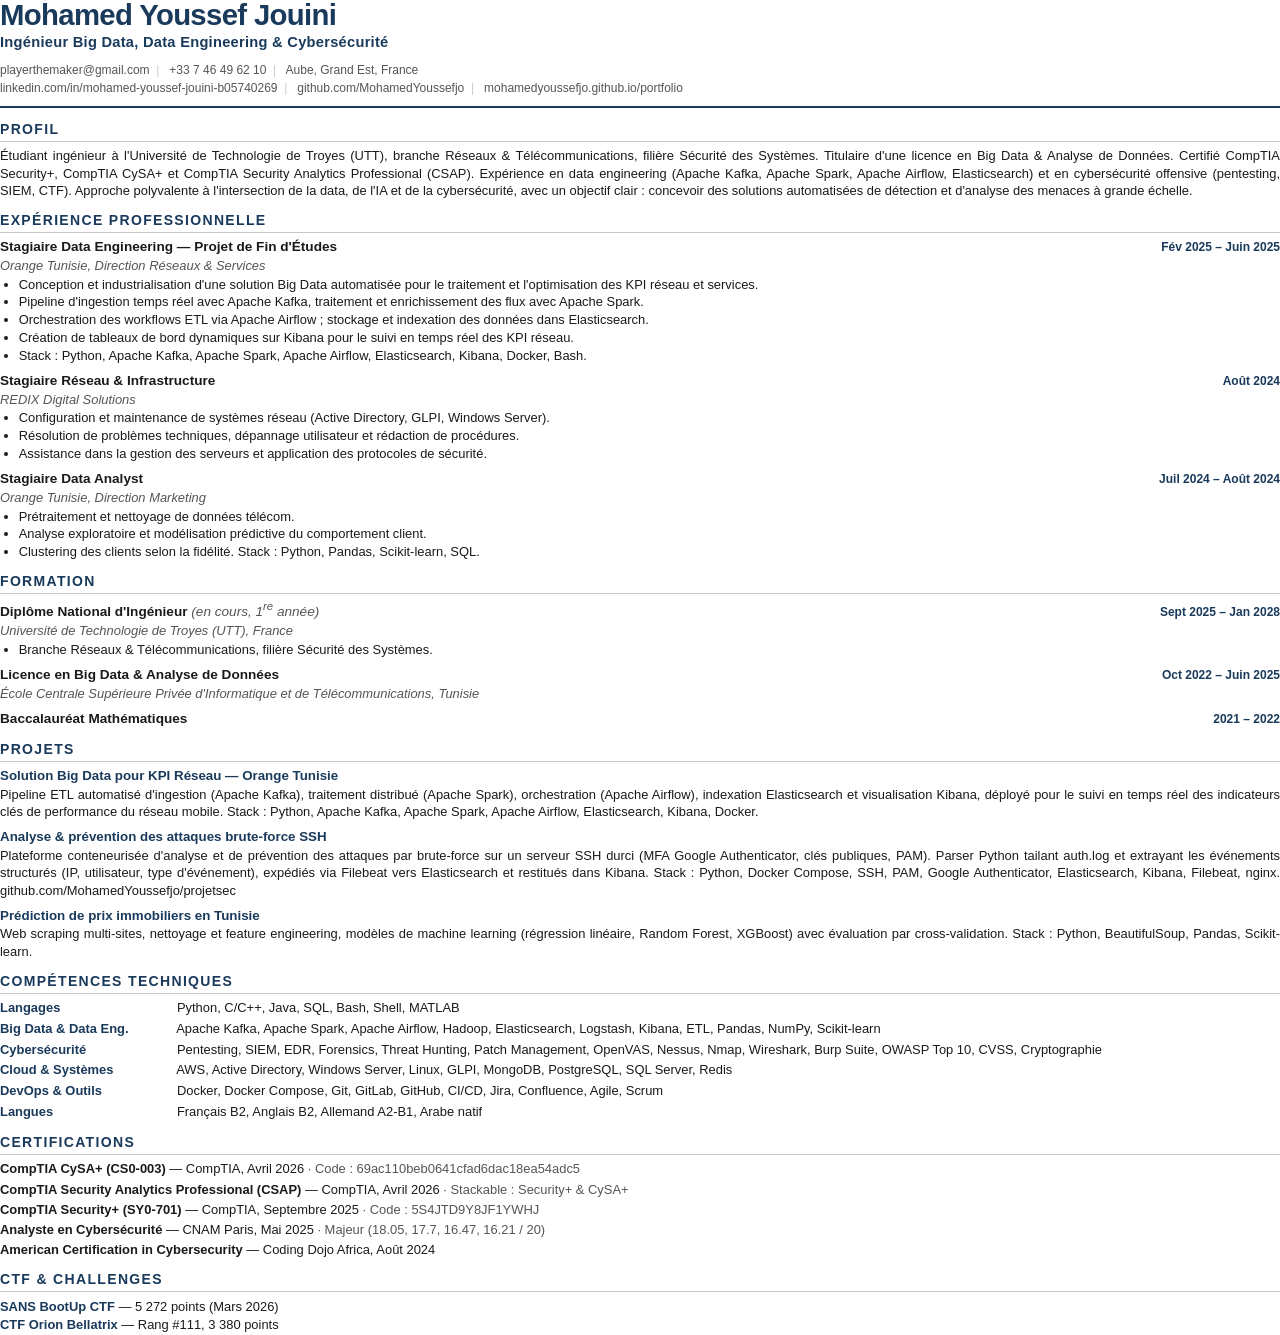
<file: cv-ats.html>
<!DOCTYPE html>
<html lang="fr">
<head>
<meta charset="UTF-8">
<title>CV — Mohamed Youssef Jouini</title>
<style>
  * { margin: 0; padding: 0; box-sizing: border-box; }

  @page { size: A4; margin: 12mm 14mm; }

  :root {
    --navy: #1a3a5c;
    --gray: #555;
    --line: #c8c8c8;
  }

  body {
    font-family: "Calibri", "Carlito", Arial, Helvetica, sans-serif;
    color: #1a1a1a;
    background: #fff;
    font-size: 9.7pt;
    line-height: 1.32;
  }

  /* ─── Header ─────────────────────────────────────────────── */
  .header {
    border-bottom: 2px solid var(--navy);
    padding-bottom: 7pt;
    margin-bottom: 9pt;
  }
  .name {
    font-size: 22pt;
    font-weight: 700;
    color: var(--navy);
    letter-spacing: -0.5pt;
    line-height: 1;
  }
  .role-title {
    font-size: 11pt;
    color: var(--navy);
    margin-top: 3pt;
    font-weight: 600;
    letter-spacing: 0.2pt;
  }
  .contact {
    margin-top: 6pt;
    font-size: 9pt;
    color: var(--gray);
    line-height: 1.5;
  }
  .contact a { color: var(--gray); text-decoration: none; }
  .contact .sep { color: var(--line); margin: 0 5pt; }

  /* ─── Section heading ────────────────────────────────────── */
  h2 {
    font-size: 10.5pt;
    font-weight: 700;
    color: var(--navy);
    text-transform: uppercase;
    letter-spacing: 1pt;
    border-bottom: 1px solid var(--line);
    padding-bottom: 2pt;
    margin: 9pt 0 4pt;
  }

  /* ─── Profile paragraph ──────────────────────────────────── */
  .profile { text-align: justify; }

  /* ─── Entry blocks (experience, formation, projects) ─────── */
  .entry { margin-bottom: 6pt; }
  .entry-head {
    display: flex;
    justify-content: space-between;
    align-items: baseline;
    margin-bottom: 1pt;
  }
  .role {
    font-size: 10.2pt;
    font-weight: 700;
    color: #1a1a1a;
  }
  .date {
    font-size: 9pt;
    color: var(--navy);
    font-weight: 600;
    white-space: nowrap;
  }
  .org {
    font-size: 9.7pt;
    font-style: italic;
    color: var(--gray);
    margin-bottom: 1pt;
  }
  ul { margin: 1pt 0 0 14pt; }
  li { margin-bottom: 0.5pt; }

  /* ─── Skills block ───────────────────────────────────────── */
  .skill-row {
    margin-bottom: 2pt;
    line-height: 1.4;
  }
  .skill-row b {
    color: var(--navy);
    display: inline-block;
    min-width: 130pt;
  }

  /* ─── Certifications & projects list ─────────────────────── */
  .cert-row {
    margin-bottom: 2pt;
    line-height: 1.35;
  }
  .cert-row b { color: #1a1a1a; }
  .cert-row .meta { color: var(--gray); }

  .proj-name {
    font-weight: 700;
    color: var(--navy);
    font-size: 10pt;
  }
  .proj-desc {
    text-align: justify;
    margin-top: 1pt;
  }

  .ctf-row {
    margin-bottom: 1pt;
  }
  .ctf-row b { color: var(--navy); }
</style>
</head>
<body>

<!-- ═══════════════ HEADER ═══════════════ -->
<div class="header">
  <div class="name">Mohamed Youssef Jouini</div>
  <div class="role-title">Ing&eacute;nieur Big Data, Data Engineering &amp; Cybers&eacute;curit&eacute;</div>
  <div class="contact">
    playerthemaker@gmail.com<span class="sep">|</span>
    +33 7 46 49 62 10<span class="sep">|</span>
    Aube, Grand Est, France<br>
    linkedin.com/in/mohamed-youssef-jouini-b05740269<span class="sep">|</span>
    github.com/MohamedYoussefjo<span class="sep">|</span>
    mohamedyoussefjo.github.io/portfolio
  </div>
</div>

<!-- ═══════════════ PROFIL ═══════════════ -->
<h2>Profil</h2>
<p class="profile">
&Eacute;tudiant ing&eacute;nieur &agrave; l'Universit&eacute; de Technologie de Troyes (UTT), branche R&eacute;seaux &amp; T&eacute;l&eacute;communications, fili&egrave;re S&eacute;curit&eacute; des Syst&egrave;mes. Titulaire d'une licence en Big Data &amp; Analyse de Donn&eacute;es. Certifi&eacute; CompTIA Security+, CompTIA CySA+ et CompTIA Security Analytics Professional (CSAP). Exp&eacute;rience en data engineering (Apache Kafka, Apache Spark, Apache Airflow, Elasticsearch) et en cybers&eacute;curit&eacute; offensive (pentesting, SIEM, CTF). Approche polyvalente &agrave; l'intersection de la data, de l'IA et de la cybers&eacute;curit&eacute;, avec un objectif clair&nbsp;: concevoir des solutions automatis&eacute;es de d&eacute;tection et d'analyse des menaces &agrave; grande &eacute;chelle.
</p>

<!-- ═══════════════ EXPERIENCE ═══════════════ -->
<h2>Exp&eacute;rience Professionnelle</h2>

<div class="entry">
  <div class="entry-head">
    <span class="role">Stagiaire Data Engineering — Projet de Fin d'&Eacute;tudes</span>
    <span class="date">F&eacute;v 2025 – Juin 2025</span>
  </div>
  <div class="org">Orange Tunisie, Direction R&eacute;seaux &amp; Services</div>
  <ul>
    <li>Conception et industrialisation d'une solution Big Data automatis&eacute;e pour le traitement et l'optimisation des KPI r&eacute;seau et services.</li>
    <li>Pipeline d'ingestion temps r&eacute;el avec Apache Kafka, traitement et enrichissement des flux avec Apache Spark.</li>
    <li>Orchestration des workflows ETL via Apache Airflow ; stockage et indexation des donn&eacute;es dans Elasticsearch.</li>
    <li>Cr&eacute;ation de tableaux de bord dynamiques sur Kibana pour le suivi en temps r&eacute;el des KPI r&eacute;seau.</li>
    <li>Stack : Python, Apache Kafka, Apache Spark, Apache Airflow, Elasticsearch, Kibana, Docker, Bash.</li>
  </ul>
</div>

<div class="entry">
  <div class="entry-head">
    <span class="role">Stagiaire R&eacute;seau &amp; Infrastructure</span>
    <span class="date">Ao&ucirc;t 2024</span>
  </div>
  <div class="org">REDIX Digital Solutions</div>
  <ul>
    <li>Configuration et maintenance de syst&egrave;mes r&eacute;seau (Active Directory, GLPI, Windows Server).</li>
    <li>R&eacute;solution de probl&egrave;mes techniques, d&eacute;pannage utilisateur et r&eacute;daction de proc&eacute;dures.</li>
    <li>Assistance dans la gestion des serveurs et application des protocoles de s&eacute;curit&eacute;.</li>
  </ul>
</div>

<div class="entry">
  <div class="entry-head">
    <span class="role">Stagiaire Data Analyst</span>
    <span class="date">Juil 2024 – Ao&ucirc;t 2024</span>
  </div>
  <div class="org">Orange Tunisie, Direction Marketing</div>
  <ul>
    <li>Pr&eacute;traitement et nettoyage de donn&eacute;es t&eacute;l&eacute;com.</li>
    <li>Analyse exploratoire et mod&eacute;lisation pr&eacute;dictive du comportement client.</li>
    <li>Clustering des clients selon la fid&eacute;lit&eacute;. Stack : Python, Pandas, Scikit-learn, SQL.</li>
  </ul>
</div>

<!-- ═══════════════ FORMATION ═══════════════ -->
<h2>Formation</h2>

<div class="entry">
  <div class="entry-head">
    <span class="role">Dipl&ocirc;me National d'Ing&eacute;nieur <span style="color:var(--gray);font-weight:500;font-style:italic">(en cours, 1<sup>re</sup> ann&eacute;e)</span></span>
    <span class="date">Sept 2025 – Jan 2028</span>
  </div>
  <div class="org">Universit&eacute; de Technologie de Troyes (UTT), France</div>
  <ul>
    <li>Branche R&eacute;seaux &amp; T&eacute;l&eacute;communications, fili&egrave;re S&eacute;curit&eacute; des Syst&egrave;mes.</li>
  </ul>
</div>

<div class="entry">
  <div class="entry-head">
    <span class="role">Licence en Big Data &amp; Analyse de Donn&eacute;es</span>
    <span class="date">Oct 2022 – Juin 2025</span>
  </div>
  <div class="org">&Eacute;cole Centrale Sup&eacute;rieure Priv&eacute;e d'Informatique et de T&eacute;l&eacute;communications, Tunisie</div>
</div>

<div class="entry">
  <div class="entry-head">
    <span class="role">Baccalaur&eacute;at Math&eacute;matiques</span>
    <span class="date">2021 – 2022</span>
  </div>
</div>

<!-- ═══════════════ PROJETS ═══════════════ -->
<h2>Projets</h2>

<div class="entry">
  <div class="proj-name">Solution Big Data pour KPI R&eacute;seau — Orange Tunisie</div>
  <div class="proj-desc">Pipeline ETL automatis&eacute; d'ingestion (Apache Kafka), traitement distribu&eacute; (Apache Spark), orchestration (Apache Airflow), indexation Elasticsearch et visualisation Kibana, d&eacute;ploy&eacute; pour le suivi en temps r&eacute;el des indicateurs cl&eacute;s de performance du r&eacute;seau mobile. Stack : Python, Apache Kafka, Apache Spark, Apache Airflow, Elasticsearch, Kibana, Docker.</div>
</div>

<div class="entry">
  <div class="proj-name">Analyse &amp; pr&eacute;vention des attaques brute-force SSH</div>
  <div class="proj-desc">Plateforme conteneuris&eacute;e d'analyse et de pr&eacute;vention des attaques par brute-force sur un serveur SSH durci (MFA Google Authenticator, cl&eacute;s publiques, PAM). Parser Python tailant auth.log et extrayant les &eacute;v&eacute;nements structur&eacute;s (IP, utilisateur, type d'&eacute;v&eacute;nement), exp&eacute;di&eacute;s via Filebeat vers Elasticsearch et restitu&eacute;s dans Kibana. Stack : Python, Docker Compose, SSH, PAM, Google Authenticator, Elasticsearch, Kibana, Filebeat, nginx. github.com/MohamedYoussefjo/projetsec</div>
</div>

<div class="entry">
  <div class="proj-name">Pr&eacute;diction de prix immobiliers en Tunisie</div>
  <div class="proj-desc">Web scraping multi-sites, nettoyage et feature engineering, mod&egrave;les de machine learning (r&eacute;gression lin&eacute;aire, Random Forest, XGBoost) avec &eacute;valuation par cross-validation. Stack : Python, BeautifulSoup, Pandas, Scikit-learn.</div>
</div>

<!-- ═══════════════ COMPETENCES ═══════════════ -->
<h2>Comp&eacute;tences Techniques</h2>
<div class="skill-row"><b>Langages</b> Python, C/C++, Java, SQL, Bash, Shell, MATLAB</div>
<div class="skill-row"><b>Big Data &amp; Data Eng.</b> Apache Kafka, Apache Spark, Apache Airflow, Hadoop, Elasticsearch, Logstash, Kibana, ETL, Pandas, NumPy, Scikit-learn</div>
<div class="skill-row"><b>Cybers&eacute;curit&eacute;</b> Pentesting, SIEM, EDR, Forensics, Threat Hunting, Patch Management, OpenVAS, Nessus, Nmap, Wireshark, Burp Suite, OWASP Top 10, CVSS, Cryptographie</div>
<div class="skill-row"><b>Cloud &amp; Syst&egrave;mes</b> AWS, Active Directory, Windows Server, Linux, GLPI, MongoDB, PostgreSQL, SQL Server, Redis</div>
<div class="skill-row"><b>DevOps &amp; Outils</b> Docker, Docker Compose, Git, GitLab, GitHub, CI/CD, Jira, Confluence, Agile, Scrum</div>
<div class="skill-row"><b>Langues</b> Fran&ccedil;ais B2, Anglais B2, Allemand A2-B1, Arabe natif</div>

<!-- ═══════════════ CERTIFICATIONS ═══════════════ -->
<h2>Certifications</h2>
<div class="cert-row"><b>CompTIA CySA+ (CS0-003)</b> — CompTIA, Avril 2026<span class="meta"> · Code : 69ac110beb0641cfad6dac18ea54adc5</span></div>
<div class="cert-row"><b>CompTIA Security Analytics Professional (CSAP)</b> — CompTIA, Avril 2026<span class="meta"> · Stackable : Security+ &amp; CySA+</span></div>
<div class="cert-row"><b>CompTIA Security+ (SY0-701)</b> — CompTIA, Septembre 2025<span class="meta"> · Code : 5S4JTD9Y8JF1YWHJ</span></div>
<div class="cert-row"><b>Analyste en Cybers&eacute;curit&eacute;</b> — CNAM Paris, Mai 2025<span class="meta"> · Majeur (18.05, 17.7, 16.47, 16.21 / 20)</span></div>
<div class="cert-row"><b>American Certification in Cybersecurity</b> — Coding Dojo Africa, Ao&ucirc;t 2024</div>

<!-- ═══════════════ CTF ═══════════════ -->
<h2>CTF &amp; Challenges</h2>
<div class="ctf-row"><b>SANS BootUp CTF</b> — 5 272 points (Mars 2026)</div>
<div class="ctf-row"><b>CTF Orion Bellatrix</b> — Rang #111, 3 380 points</div>

</body>
</html>
</file>
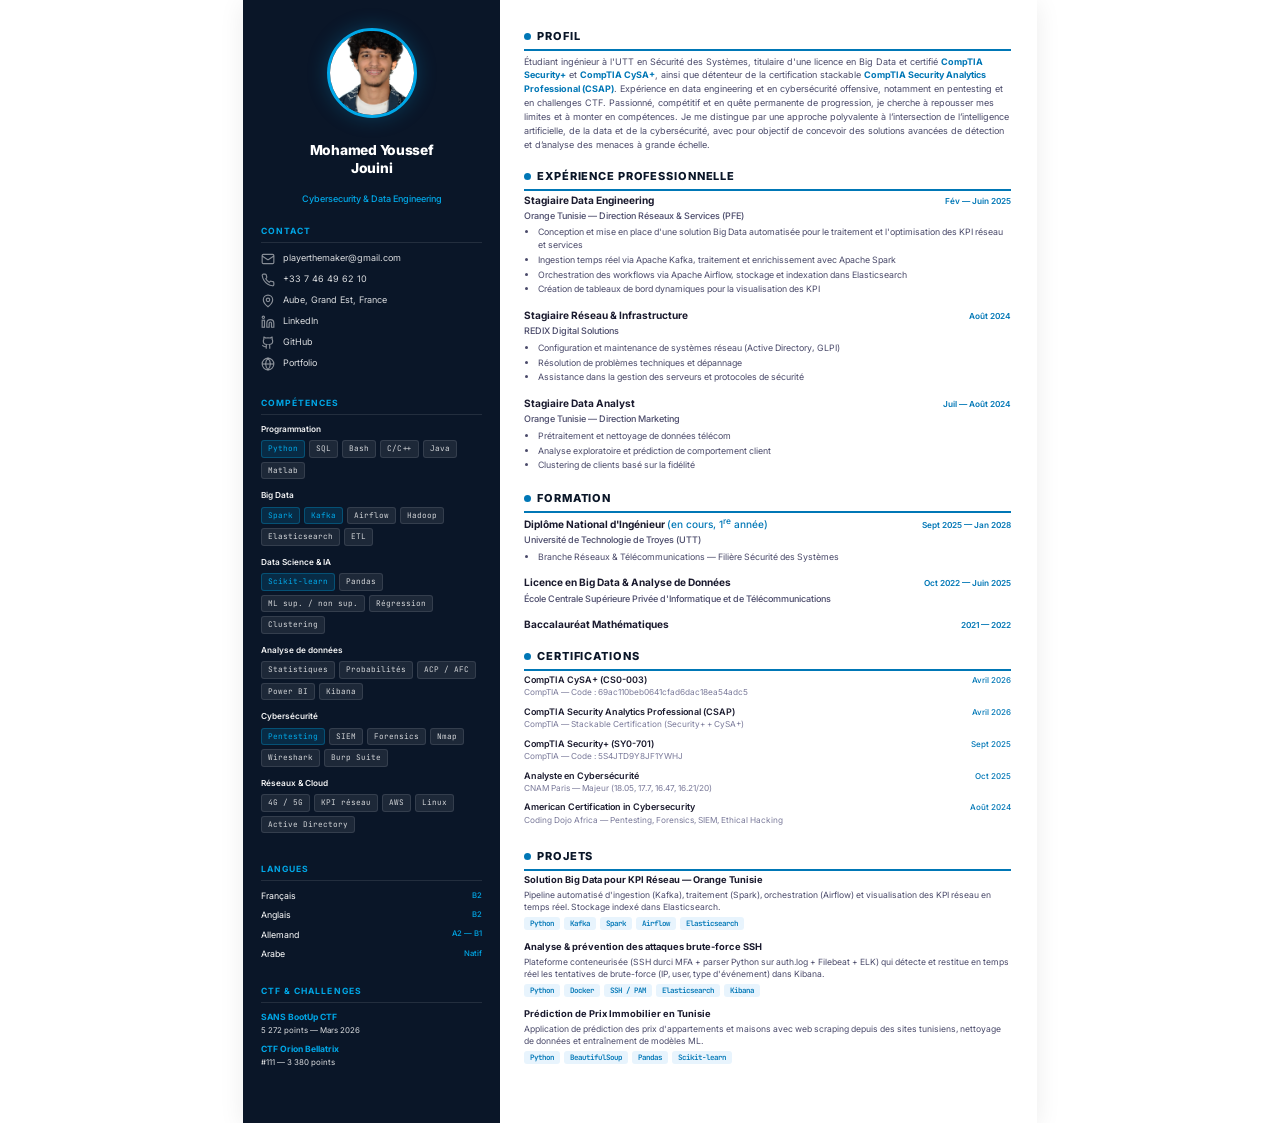
<file: cv.html>
<!DOCTYPE html>
<html lang="fr">
<head>
  <meta charset="UTF-8" />
  <meta name="viewport" content="width=device-width, initial-scale=1.0" />
  <title>CV — Mohamed Youssef Jouini</title>
  <link rel="preconnect" href="https://fonts.googleapis.com" />
  <link rel="preconnect" href="https://fonts.gstatic.com" crossorigin />
  <link href="https://fonts.googleapis.com/css2?family=Inter:wght@300;400;500;600;700;800&family=JetBrains+Mono:wght@400;500&display=swap" rel="stylesheet" />
  <style>
    /* ============================================================
       RESET & BASE
       ============================================================ */
    *, *::before, *::after { margin: 0; padding: 0; box-sizing: border-box; }

    :root {
      --primary: #0a1628;
      --accent: #0077b6;
      --accent-light: #00a8e8;
      --accent-bg: #e8f4fd;
      --text: #1a1a2e;
      --text-secondary: #4a4a6a;
      --text-muted: #7a7a9a;
      --border: #e0e4ec;
      --bg-sidebar: #0a1628;
      --bg-white: #ffffff;
      --bg-light: #f7f8fb;
    }

    html { font-size: 11px; }

    body {
      font-family: 'Inter', -apple-system, BlinkMacSystemFont, sans-serif;
      color: var(--text);
      background: var(--bg-white);
      line-height: 1.5;
      -webkit-font-smoothing: antialiased;
    }

    /* ============================================================
       PAGE LAYOUT — Two-column
       ============================================================ */
    .cv-page {
      width: 210mm;
      min-height: 297mm;
      margin: 0 auto;
      display: grid;
      grid-template-columns: 68mm 1fr;
      background: var(--bg-white);
      box-shadow: 0 4px 24px rgba(0,0,0,0.08);
    }

    /* ============================================================
       LEFT SIDEBAR
       ============================================================ */
    .sidebar {
      background: var(--bg-sidebar);
      color: #ffffff;
      padding: 28px 18px 24px;
      display: flex;
      flex-direction: column;
      gap: 20px;
    }

    /* Photo */
    .photo-wrapper {
      width: 90px;
      height: 90px;
      margin: 0 auto 4px;
      border-radius: 50%;
      overflow: hidden;
      border: 3px solid var(--accent-light);
      box-shadow: 0 0 20px rgba(0, 168, 232, 0.25);
    }

    .photo-wrapper img {
      width: 100%;
      height: 100%;
      object-fit: cover;
    }

    .sidebar-name {
      text-align: center;
      font-size: 1.25rem;
      font-weight: 800;
      letter-spacing: -0.02em;
      line-height: 1.3;
    }

    .sidebar-title {
      text-align: center;
      font-size: 0.82rem;
      color: var(--accent-light);
      font-weight: 500;
      margin-top: -6px;
    }

    /* Sidebar sections */
    .sb-section { }

    .sb-heading {
      font-size: 0.78rem;
      font-weight: 700;
      text-transform: uppercase;
      letter-spacing: 0.12em;
      color: var(--accent-light);
      margin-bottom: 8px;
      padding-bottom: 4px;
      border-bottom: 1px solid rgba(255,255,255,0.1);
    }

    .sb-item {
      display: flex;
      align-items: flex-start;
      gap: 8px;
      margin-bottom: 6px;
      font-size: 0.82rem;
      color: rgba(255,255,255,0.85);
      line-height: 1.45;
    }

    .sb-item .icon {
      flex-shrink: 0;
      width: 14px;
      height: 14px;
      margin-top: 1px;
      opacity: 0.6;
    }

    .sb-item a {
      color: rgba(255,255,255,0.85);
      text-decoration: none;
    }

    .sb-item a:hover { color: var(--accent-light); }

    /* Skills in sidebar */
    .skill-group { margin-bottom: 10px; }

    .skill-group-title {
      font-size: 0.75rem;
      font-weight: 600;
      color: rgba(255,255,255,0.95);
      margin-bottom: 5px;
    }

    .skill-tags {
      display: flex;
      flex-wrap: wrap;
      gap: 4px;
    }

    .skill-tag {
      background: rgba(255,255,255,0.08);
      border: 1px solid rgba(255,255,255,0.1);
      border-radius: 3px;
      padding: 2px 6px;
      font-size: 0.7rem;
      color: rgba(255,255,255,0.8);
      font-family: 'JetBrains Mono', monospace;
    }

    .skill-tag.highlight {
      background: rgba(0, 168, 232, 0.15);
      border-color: rgba(0, 168, 232, 0.3);
      color: var(--accent-light);
    }

    /* Languages */
    .lang-row {
      display: flex;
      justify-content: space-between;
      align-items: center;
      margin-bottom: 5px;
      font-size: 0.8rem;
    }

    .lang-level {
      font-size: 0.7rem;
      color: var(--accent-light);
      font-weight: 500;
    }

    .lang-bar-bg {
      width: 100%;
      height: 3px;
      background: rgba(255,255,255,0.1);
      border-radius: 2px;
      margin-top: 2px;
    }

    .lang-bar-fill {
      height: 100%;
      background: var(--accent-light);
      border-radius: 2px;
    }

    /* ============================================================
       MAIN CONTENT (right side)
       ============================================================ */
    .main {
      padding: 28px 26px 24px 24px;
      display: flex;
      flex-direction: column;
      gap: 16px;
    }

    /* Section headings */
    .section-heading {
      font-size: 1rem;
      font-weight: 800;
      color: var(--primary);
      text-transform: uppercase;
      letter-spacing: 0.08em;
      padding-bottom: 4px;
      border-bottom: 2px solid var(--accent);
      margin-bottom: 2px;
      display: flex;
      align-items: center;
      gap: 6px;
    }

    .section-heading .dot {
      width: 7px;
      height: 7px;
      background: var(--accent);
      border-radius: 50%;
      flex-shrink: 0;
    }

    /* Entry block (experience, education) */
    .entry { margin-bottom: 12px; }
    .entry:last-child { margin-bottom: 0; }

    .entry-header {
      display: flex;
      justify-content: space-between;
      align-items: baseline;
      flex-wrap: wrap;
      gap: 4px;
    }

    .entry-role {
      font-size: 0.92rem;
      font-weight: 700;
      color: var(--text);
    }

    .entry-date {
      font-size: 0.75rem;
      font-weight: 600;
      color: var(--accent);
      white-space: nowrap;
    }

    .entry-company {
      font-size: 0.82rem;
      font-weight: 500;
      color: var(--text-secondary);
      margin-top: 1px;
    }

    .entry-desc {
      margin-top: 4px;
      padding-left: 14px;
    }

    .entry-desc li {
      font-size: 0.8rem;
      color: var(--text-secondary);
      margin-bottom: 2px;
      line-height: 1.45;
    }

    .entry-techs {
      margin-top: 4px;
      display: flex;
      flex-wrap: wrap;
      gap: 4px;
    }

    .entry-tech {
      background: var(--accent-bg);
      color: var(--accent);
      font-size: 0.68rem;
      font-weight: 600;
      padding: 1px 6px;
      border-radius: 3px;
      font-family: 'JetBrains Mono', monospace;
    }

    /* Certification entries */
    .cert-entry {
      display: flex;
      justify-content: space-between;
      align-items: baseline;
      margin-bottom: 6px;
    }

    .cert-name {
      font-size: 0.82rem;
      font-weight: 600;
      color: var(--text);
    }

    .cert-issuer {
      font-size: 0.75rem;
      color: var(--text-muted);
    }

    .cert-date {
      font-size: 0.73rem;
      font-weight: 500;
      color: var(--accent);
      white-space: nowrap;
    }

    .cert-detail {
      font-size: 0.72rem;
      color: var(--text-muted);
      font-style: italic;
    }

    /* Projects */
    .project-entry { margin-bottom: 10px; }
    .project-entry:last-child { margin-bottom: 0; }

    .project-name {
      font-size: 0.85rem;
      font-weight: 700;
      color: var(--text);
    }

    .project-desc {
      font-size: 0.78rem;
      color: var(--text-secondary);
      margin-top: 2px;
      line-height: 1.45;
    }

    /* CTF */
    .ctf-row {
      display: flex;
      justify-content: space-between;
      align-items: baseline;
      margin-bottom: 5px;
    }

    .ctf-name {
      font-size: 0.82rem;
      font-weight: 600;
      color: var(--text);
    }

    .ctf-score {
      font-size: 0.78rem;
      font-weight: 700;
      color: var(--accent);
    }

    .ctf-detail {
      font-size: 0.72rem;
      color: var(--text-muted);
    }

    /* ============================================================
       PRINT STYLES
       ============================================================ */
    @media print {
      html { font-size: 10.2px; }
      body { background: white; }
      .cv-page {
        width: 100%;
        min-height: 297mm;
        height: 297mm;
        box-shadow: none;
        margin: 0;
      }
      .main { gap: 12px; padding: 22px 24px 18px 22px; }
      .entry { margin-bottom: 9px; }
      .project-entry { margin-bottom: 8px; }
      .sidebar {
        -webkit-print-color-adjust: exact;
        print-color-adjust: exact;
      }
      .skill-tag, .entry-tech, .lang-bar-fill, .section-heading, .photo-wrapper {
        -webkit-print-color-adjust: exact;
        print-color-adjust: exact;
      }
    }

    @page {
      size: A4;
      margin: 0;
    }
  </style>
</head>
<body>

<div class="cv-page">
  <!-- ===================== SIDEBAR ===================== -->
  <aside class="sidebar">
    <!-- Photo -->
    <div class="photo-wrapper">
      <img src="assets/photo.jpg" alt="Mohamed Youssef Jouini" />
    </div>
    <div class="sidebar-name">Mohamed Youssef<br />Jouini</div>
    <div class="sidebar-title">Cybersecurity & Data Engineering</div>

    <!-- Contact -->
    <div class="sb-section">
      <div class="sb-heading">Contact</div>
      <div class="sb-item">
        <svg class="icon" viewBox="0 0 24 24" fill="none" stroke="currentColor" stroke-width="2"><rect x="2" y="4" width="20" height="16" rx="2"/><path d="m22 7-8.97 5.7a1.94 1.94 0 0 1-2.06 0L2 7"/></svg>
        <span>playerthemaker@gmail.com</span>
      </div>
      <div class="sb-item">
        <svg class="icon" viewBox="0 0 24 24" fill="none" stroke="currentColor" stroke-width="2"><path d="M22 16.92v3a2 2 0 0 1-2.18 2 19.79 19.79 0 0 1-8.63-3.07 19.5 19.5 0 0 1-6-6 19.79 19.79 0 0 1-3.07-8.67A2 2 0 0 1 4.11 2h3a2 2 0 0 1 2 1.72c.127.96.361 1.903.7 2.81a2 2 0 0 1-.45 2.11L8.09 9.91a16 16 0 0 0 6 6l1.27-1.27a2 2 0 0 1 2.11-.45c.907.339 1.85.573 2.81.7A2 2 0 0 1 22 16.92z"/></svg>
        <span>+33 7 46 49 62 10</span>
      </div>
      <div class="sb-item">
        <svg class="icon" viewBox="0 0 24 24" fill="none" stroke="currentColor" stroke-width="2"><path d="M20 10c0 6-8 12-8 12s-8-6-8-12a8 8 0 0 1 16 0Z"/><circle cx="12" cy="10" r="3"/></svg>
        <span>Aube, Grand Est, France</span>
      </div>
      <div class="sb-item">
        <svg class="icon" viewBox="0 0 24 24" fill="none" stroke="currentColor" stroke-width="2"><path d="M16 8a6 6 0 0 1 6 6v7h-4v-7a2 2 0 0 0-4 0v7h-4v-7a6 6 0 0 1 6-6z"/><rect x="2" y="9" width="4" height="12"/><circle cx="4" cy="4" r="2"/></svg>
        <a href="https://www.linkedin.com/in/mohamed-youssef-jouini-b05740269/">LinkedIn</a>
      </div>
      <div class="sb-item">
        <svg class="icon" viewBox="0 0 24 24" fill="none" stroke="currentColor" stroke-width="2"><path d="M15 22v-4a4.8 4.8 0 0 0-1-3.5c3 0 6-2 6-5.5.08-1.25-.27-2.48-1-3.5.28-1.15.28-2.35 0-3.5 0 0-1 0-3 1.5-2.64-.5-5.36-.5-8 0C6 2 5 2 5 2c-.3 1.15-.3 2.35 0 3.5A5.403 5.403 0 0 0 4 9c0 3.5 3 5.5 6 5.5-.39.49-.68 1.05-.85 1.65S8.93 17.38 9 18v4"/><path d="M9 18c-4.51 2-5-2-7-2"/></svg>
        <a href="https://github.com/MohamedYoussefjo">GitHub</a>
      </div>
      <div class="sb-item">
        <svg class="icon" viewBox="0 0 24 24" fill="none" stroke="currentColor" stroke-width="2"><circle cx="12" cy="12" r="10"/><path d="M2 12h20"/><path d="M12 2a15.3 15.3 0 0 1 4 10 15.3 15.3 0 0 1-4 10 15.3 15.3 0 0 1-4-10 15.3 15.3 0 0 1 4-10z"/></svg>
        <a href="https://mohamedyoussefjo.github.io/portfolio/">Portfolio</a>
      </div>
    </div>

    <!-- Skills -->
    <div class="sb-section">
      <div class="sb-heading">Comp&eacute;tences</div>

      <div class="skill-group">
        <div class="skill-group-title">Programmation</div>
        <div class="skill-tags">
          <span class="skill-tag highlight">Python</span>
          <span class="skill-tag">SQL</span>
          <span class="skill-tag">Bash</span>
          <span class="skill-tag">C/C++</span>
          <span class="skill-tag">Java</span>
          <span class="skill-tag">Matlab</span>
        </div>
      </div>

      <div class="skill-group">
        <div class="skill-group-title">Big Data</div>
        <div class="skill-tags">
          <span class="skill-tag highlight">Spark</span>
          <span class="skill-tag highlight">Kafka</span>
          <span class="skill-tag">Airflow</span>
          <span class="skill-tag">Hadoop</span>
          <span class="skill-tag">Elasticsearch</span>
          <span class="skill-tag">ETL</span>
        </div>
      </div>

      <div class="skill-group">
        <div class="skill-group-title">Data Science &amp; IA</div>
        <div class="skill-tags">
          <span class="skill-tag highlight">Scikit-learn</span>
          <span class="skill-tag">Pandas</span>
          <span class="skill-tag">ML sup. / non sup.</span>
          <span class="skill-tag">R&eacute;gression</span>
          <span class="skill-tag">Clustering</span>
        </div>
      </div>

      <div class="skill-group">
        <div class="skill-group-title">Analyse de donn&eacute;es</div>
        <div class="skill-tags">
          <span class="skill-tag">Statistiques</span>
          <span class="skill-tag">Probabilit&eacute;s</span>
          <span class="skill-tag">ACP / AFC</span>
          <span class="skill-tag">Power BI</span>
          <span class="skill-tag">Kibana</span>
        </div>
      </div>

      <div class="skill-group">
        <div class="skill-group-title">Cybers&eacute;curit&eacute;</div>
        <div class="skill-tags">
          <span class="skill-tag highlight">Pentesting</span>
          <span class="skill-tag">SIEM</span>
          <span class="skill-tag">Forensics</span>
          <span class="skill-tag">Nmap</span>
          <span class="skill-tag">Wireshark</span>
          <span class="skill-tag">Burp Suite</span>
        </div>
      </div>

      <div class="skill-group">
        <div class="skill-group-title">R&eacute;seaux &amp; Cloud</div>
        <div class="skill-tags">
          <span class="skill-tag">4G / 5G</span>
          <span class="skill-tag">KPI r&eacute;seau</span>
          <span class="skill-tag">AWS</span>
          <span class="skill-tag">Linux</span>
          <span class="skill-tag">Active Directory</span>
        </div>
      </div>
    </div>

    <!-- Languages -->
    <div class="sb-section">
      <div class="sb-heading">Langues</div>
      <div class="lang-row">
        <span>Fran&ccedil;ais</span>
        <span class="lang-level">B2</span>
      </div>
      <div class="lang-row" style="margin-top:6px">
        <span>Anglais</span>
        <span class="lang-level">B2</span>
      </div>
      <div class="lang-row" style="margin-top:6px">
        <span>Allemand</span>
        <span class="lang-level">A2 — B1</span>
      </div>
      <div class="lang-row" style="margin-top:6px">
        <span>Arabe</span>
        <span class="lang-level">Natif</span>
      </div>
    </div>

    <!-- CTF -->
    <div class="sb-section">
      <div class="sb-heading">CTF & Challenges</div>
      <div class="sb-item" style="flex-direction:column;gap:2px">
        <strong style="color:var(--accent-light);font-size:0.78rem">SANS BootUp CTF</strong>
        <span style="font-size:0.72rem">5 272 points — Mars 2026</span>
      </div>
      <div class="sb-item" style="flex-direction:column;gap:2px;margin-top:4px">
        <strong style="color:var(--accent-light);font-size:0.78rem">CTF Orion Bellatrix</strong>
        <span style="font-size:0.72rem">#111 — 3 380 points</span>
      </div>
    </div>
  </aside>

  <!-- ===================== MAIN CONTENT ===================== -->
  <main class="main">

    <!-- PROFIL -->
   <section>
  <div class="section-heading"><span class="dot"></span> Profil</div>
  <p style="font-size:0.82rem;color:var(--text-secondary);line-height:1.55;margin-top:4px">
    &Eacute;tudiant ing&eacute;nieur &agrave; l'UTT en S&eacute;curit&eacute; des Syst&egrave;mes, titulaire d'une licence en Big Data et certifi&eacute; <strong style="color:var(--accent)">CompTIA Security+</strong> et <strong style="color:var(--accent)">CompTIA CySA+</strong>, ainsi que d&eacute;tenteur de la certification stackable <strong style="color:var(--accent)">CompTIA Security Analytics Professional (CSAP)</strong>. Exp&eacute;rience en data engineering et en cybers&eacute;curit&eacute; offensive, notamment en pentesting et en challenges CTF. Passionn&eacute;, comp&eacute;titif et en qu&ecirc;te permanente de progression, je cherche &agrave; repousser mes limites et &agrave; monter en comp&eacute;tences. Je me distingue par une approche polyvalente &agrave; l’intersection de l’intelligence artificielle, de la data et de la cybers&eacute;curit&eacute;, avec pour objectif de concevoir des solutions avanc&eacute;es de d&eacute;tection et d’analyse des menaces &agrave; grande &eacute;chelle.
  </p>
</section>

    <!-- FORMATION -->
    <!-- EXPERIENCE -->
    <section>
      <div class="section-heading"><span class="dot"></span> Exp&eacute;rience Professionnelle</div>

      <div class="entry">
        <div class="entry-header">
          <span class="entry-role">Stagiaire Data Engineering</span>
          <span class="entry-date">F&eacute;v — Juin 2025</span>
        </div>
        <div class="entry-company">Orange Tunisie — Direction R&eacute;seaux & Services (PFE)</div>
        <ul class="entry-desc">
          <li>Conception et mise en place d'une solution Big Data automatis&eacute;e pour le traitement et l'optimisation des KPI r&eacute;seau et services</li>
          <li>Ingestion temps r&eacute;el via Apache Kafka, traitement et enrichissement avec Apache Spark</li>
          <li>Orchestration des workflows via Apache Airflow, stockage et indexation dans Elasticsearch</li>
          <li>Cr&eacute;ation de tableaux de bord dynamiques pour la visualisation des KPI</li>
        </ul>
      </div>

      <div class="entry">
        <div class="entry-header">
          <span class="entry-role">Stagiaire R&eacute;seau & Infrastructure</span>
          <span class="entry-date">Ao&ucirc;t 2024</span>
        </div>
        <div class="entry-company">REDIX Digital Solutions</div>
        <ul class="entry-desc">
          <li>Configuration et maintenance de syst&egrave;mes r&eacute;seau (Active Directory, GLPI)</li>
          <li>R&eacute;solution de probl&egrave;mes techniques et d&eacute;pannage</li>
          <li>Assistance dans la gestion des serveurs et protocoles de s&eacute;curit&eacute;</li>
        </ul>
      </div>

      <div class="entry">
        <div class="entry-header">
          <span class="entry-role">Stagiaire Data Analyst</span>
          <span class="entry-date">Juil — Ao&ucirc;t 2024</span>
        </div>
        <div class="entry-company">Orange Tunisie — Direction Marketing</div>
        <ul class="entry-desc">
          <li>Pr&eacute;traitement et nettoyage de donn&eacute;es t&eacute;l&eacute;com</li>
          <li>Analyse exploratoire et pr&eacute;diction de comportement client</li>
          <li>Clustering de clients bas&eacute; sur la fid&eacute;lit&eacute;</li>
        </ul>
      </div>
    </section>

    <!-- FORMATION -->
    <section>
      <div class="section-heading"><span class="dot"></span> Formation</div>

      <div class="entry">
        <div class="entry-header">
          <span class="entry-role">Dipl&ocirc;me National d'Ing&eacute;nieur <span style="font-weight:500;color:var(--accent)">(en cours, 1<sup>re</sup> ann&eacute;e)</span></span>
          <span class="entry-date">Sept 2025 — Jan 2028</span>
        </div>
        <div class="entry-company">Universit&eacute; de Technologie de Troyes (UTT)</div>
        <ul class="entry-desc">
          <li>Branche R&eacute;seaux & T&eacute;l&eacute;communications — Fili&egrave;re S&eacute;curit&eacute; des Syst&egrave;mes</li>
        </ul>
      </div>

      <div class="entry">
        <div class="entry-header">
          <span class="entry-role">Licence en Big Data & Analyse de Donn&eacute;es</span>
          <span class="entry-date">Oct 2022 — Juin 2025</span>
        </div>
        <div class="entry-company">&Eacute;cole Centrale Sup&eacute;rieure Priv&eacute;e d'Informatique et de T&eacute;l&eacute;communications</div>
      </div>

      <div class="entry">
        <div class="entry-header">
          <span class="entry-role">Baccalaur&eacute;at Math&eacute;matiques</span>
          <span class="entry-date">2021 — 2022</span>
        </div>
      </div>
    </section>

    <!-- CERTIFICATIONS -->
    <section>
  <div class="section-heading"><span class="dot"></span> Certifications</div>

  <div class="cert-entry">
    <div>
      <div class="cert-name">CompTIA CySA+ (CS0-003)</div>
      <div class="cert-issuer">CompTIA — Code : 69ac110beb0641cfad6dac18ea54adc5</div>
    </div>
    <span class="cert-date">Avril 2026</span>
  </div>




   <div class="cert-entry">
    <div>
      <div class="cert-name">CompTIA Security Analytics Professional (CSAP)</div>
      <div class="cert-issuer">CompTIA — Stackable Certification (Security+ + CySA+)</div>
    </div>
    <span class="cert-date">Avril 2026</span>
  </div>


  
  <div class="cert-entry">
    <div>
      <div class="cert-name">CompTIA Security+ (SY0-701)</div>
      <div class="cert-issuer">CompTIA — Code : 5S4JTD9Y8JF1YWHJ</div>
    </div>
    <span class="cert-date">Sept 2025</span>
  </div>
 

  <div class="cert-entry">
    <div>
      <div class="cert-name">Analyste en Cybersécurité</div>
      <div class="cert-issuer">CNAM Paris — Majeur (18.05, 17.7, 16.47, 16.21/20)</div>
    </div>
    <span class="cert-date">Oct 2025</span>
  </div>

  <div class="cert-entry">
    <div>
      <div class="cert-name">American Certification in Cybersecurity</div>
      <div class="cert-issuer">Coding Dojo Africa — Pentesting, Forensics, SIEM, Ethical Hacking</div>
    </div>
    <span class="cert-date">Août 2024</span>
  </div>


</section>

    <!-- PROJETS -->
    <section>
      <div class="section-heading"><span class="dot"></span> Projets</div>

      <div class="project-entry">
        <div class="project-name">Solution Big Data pour KPI R&eacute;seau — Orange Tunisie</div>
        <div class="project-desc">Pipeline automatis&eacute; d'ingestion (Kafka), traitement (Spark), orchestration (Airflow) et visualisation des KPI r&eacute;seau en temps r&eacute;el. Stockage index&eacute; dans Elasticsearch.</div>
        <div class="entry-techs" style="margin-top:3px">
          <span class="entry-tech">Python</span>
          <span class="entry-tech">Kafka</span>
          <span class="entry-tech">Spark</span>
          <span class="entry-tech">Airflow</span>
          <span class="entry-tech">Elasticsearch</span>
        </div>
      </div>

      <div class="project-entry">
        <div class="project-name">Analyse &amp; pr&eacute;vention des attaques brute-force SSH</div>
        <div class="project-desc">Plateforme conteneuris&eacute;e (SSH durci MFA + parser Python sur auth.log + Filebeat + ELK) qui d&eacute;tecte et restitue en temps r&eacute;el les tentatives de brute-force (IP, user, type d'&eacute;v&eacute;nement) dans Kibana.</div>
        <div class="entry-techs" style="margin-top:3px">
          <span class="entry-tech">Python</span>
          <span class="entry-tech">Docker</span>
          <span class="entry-tech">SSH / PAM</span>
          <span class="entry-tech">Elasticsearch</span>
          <span class="entry-tech">Kibana</span>
        </div>
      </div>

      <div class="project-entry">
        <div class="project-name">Pr&eacute;diction de Prix Immobilier en Tunisie</div>
        <div class="project-desc">Application de pr&eacute;diction des prix d'appartements et maisons avec web scraping depuis des sites tunisiens, nettoyage de donn&eacute;es et entra&icirc;nement de mod&egrave;les ML.</div>
        <div class="entry-techs" style="margin-top:3px">
          <span class="entry-tech">Python</span>
          <span class="entry-tech">BeautifulSoup</span>
          <span class="entry-tech">Pandas</span>
          <span class="entry-tech">Scikit-learn</span>
        </div>
      </div>
    </section>

  </main>
</div>

</body>
</html>
</file>
